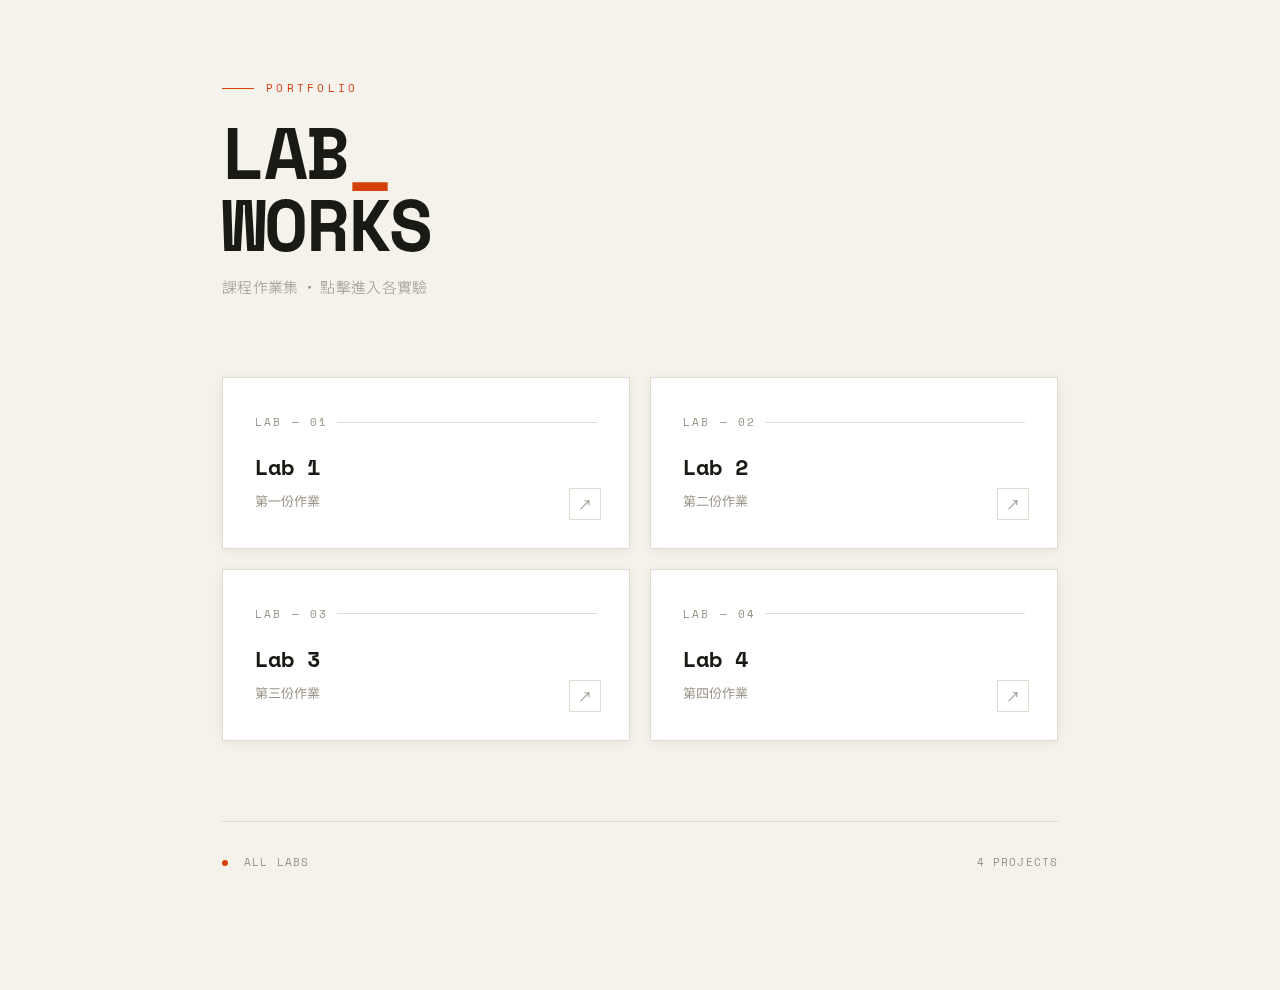
<file: index.html>
<!DOCTYPE html>
<html lang="zh-TW">
<head>
<meta charset="UTF-8">
<meta name="viewport" content="width=device-width, initial-scale=1.0">
<title>作業首頁</title>
<link href="https://fonts.googleapis.com/css2?family=Space+Mono:wght@400;700&family=Noto+Sans+TC:wght@300;400;700&display=swap" rel="stylesheet">
<style>
  *, *::before, *::after { box-sizing: border-box; margin: 0; padding: 0; }

  :root {
    --bg: #f5f2ec;
    --surface: #ffffff;
    --accent: #d4420a;
    --accent2: #0a7ad4;
    --text: #1a1a14;
    --muted: #9a9486;
    --border: #e0dbd0;
  }

  body {
    background: var(--bg);
    color: var(--text);
    font-family: 'Noto Sans TC', sans-serif;
    min-height: 100vh;
    overflow-x: hidden;
  }

  /* Background grid */
  body::before {
    content: '';
    position: fixed;
    inset: 0;
    background-image:
      linear-gradient(rgba(255,255,255,0.02) 1px, transparent 1px),
      linear-gradient(90deg, rgba(255,255,255,0.02) 1px, transparent 1px);
    background-size: 60px 60px;
    pointer-events: none;
    z-index: 0;
  }

  .container {
    max-width: 900px;
    margin: 0 auto;
    padding: 80px 32px 120px;
    position: relative;
    z-index: 1;
  }

  /* Header */
  .header {
    margin-bottom: 80px;
    animation: fadeUp 0.8s ease both;
  }

  .label {
    font-family: 'Space Mono', monospace;
    font-size: 11px;
    letter-spacing: 0.3em;
    color: var(--accent);
    text-transform: uppercase;
    margin-bottom: 20px;
    display: flex;
    align-items: center;
    gap: 12px;
  }

  .label::before {
    content: '';
    display: inline-block;
    width: 32px;
    height: 1px;
    background: var(--accent);
  }

  h1 {
    font-family: 'Space Mono', monospace;
    font-size: clamp(36px, 8vw, 72px);
    font-weight: 700;
    line-height: 1;
    letter-spacing: -0.03em;
    color: var(--text);
  }

  h1 span {
    color: var(--accent);
  }

  .subtitle {
    margin-top: 16px;
    font-size: 15px;
    color: var(--muted);
    font-weight: 300;
    letter-spacing: 0.02em;
  }

  /* Lab grid */
  .labs {
    display: grid;
    grid-template-columns: repeat(2, 1fr);
    gap: 20px;
  }

  @media (max-width: 560px) {
    .labs { grid-template-columns: 1fr; }
  }

  .lab-card {
    display: block;
    text-decoration: none;
    color: inherit;
    background: var(--surface);
    border: 1px solid var(--border);
    padding: 36px 32px;
    position: relative;
    overflow: hidden;
    box-shadow: 0 2px 12px rgba(0,0,0,0.06);
    transition: border-color 0.3s, transform 0.3s, box-shadow 0.3s;
    animation: fadeUp 0.8s ease both;
  }

  .lab-card:nth-child(1) { animation-delay: 0.1s; }
  .lab-card:nth-child(2) { animation-delay: 0.2s; }
  .lab-card:nth-child(3) { animation-delay: 0.3s; }
  .lab-card:nth-child(4) { animation-delay: 0.4s; }

  .lab-card::before {
    content: '';
    position: absolute;
    inset: 0;
    background: linear-gradient(135deg, rgba(212,66,10,0.06) 0%, transparent 60%);
    opacity: 0;
    transition: opacity 0.3s;
  }

  .lab-card::after {
    content: '';
    position: absolute;
    bottom: 0; left: 0; right: 0;
    height: 2px;
    background: var(--accent);
    transform: scaleX(0);
    transform-origin: left;
    transition: transform 0.4s ease;
  }

  .lab-card:hover {
    border-color: rgba(212,66,10,0.3);
    transform: translateY(-4px);
    box-shadow: 0 12px 32px rgba(0,0,0,0.1);
  }

  .lab-card:hover::before { opacity: 1; }
  .lab-card:hover::after { transform: scaleX(1); }

  .card-num {
    font-family: 'Space Mono', monospace;
    font-size: 11px;
    letter-spacing: 0.2em;
    color: var(--muted);
    margin-bottom: 20px;
    display: flex;
    align-items: center;
    gap: 8px;
  }

  .card-num::after {
    content: '';
    flex: 1;
    height: 1px;
    background: var(--border);
  }

  .card-title {
    font-family: 'Space Mono', monospace;
    font-size: 22px;
    font-weight: 700;
    color: var(--text);
    margin-bottom: 8px;
    transition: color 0.3s;
  }

  .lab-card:hover .card-title {
    color: var(--accent);
  }

  .card-desc {
    font-size: 13px;
    color: var(--muted);
    line-height: 1.6;
  }

  .card-arrow {
    position: absolute;
    bottom: 28px;
    right: 28px;
    width: 32px;
    height: 32px;
    border: 1px solid var(--border);
    display: flex;
    align-items: center;
    justify-content: center;
    font-size: 14px;
    color: var(--muted);
    transition: background 0.3s, border-color 0.3s, color 0.3s, transform 0.3s;
  }

  .lab-card:hover .card-arrow {
    background: var(--accent);
    border-color: var(--accent);
    color: var(--surface);
    transform: translate(2px, -2px);
  }

  /* Footer */
  .footer {
    margin-top: 80px;
    padding-top: 32px;
    border-top: 1px solid var(--border);
    display: flex;
    justify-content: space-between;
    align-items: center;
    font-family: 'Space Mono', monospace;
    font-size: 11px;
    color: var(--muted);
    letter-spacing: 0.1em;
    animation: fadeUp 0.8s 0.5s ease both;
  }

  .dot {
    width: 6px; height: 6px;
    background: var(--accent);
    border-radius: 50%;
    display: inline-block;
    animation: pulse 2s infinite;
  }

  @keyframes pulse {
    0%, 100% { opacity: 1; }
    50% { opacity: 0.3; }
  }

  @keyframes fadeUp {
    from { opacity: 0; transform: translateY(24px); }
    to { opacity: 1; transform: translateY(0); }
  }
</style>
</head>
<body>
<div class="container">

  <header class="header">
    <div class="label">Portfolio</div>
    <h1>LAB<span>_</span><br>WORKS</h1>
    <p class="subtitle">課程作業集 · 點擊進入各實驗</p>
  </header>

  <div class="labs">
    <a href="lab1/index.html" class="lab-card">
      <div class="card-num">LAB — 01</div>
      <div class="card-title">Lab 1</div>
      <div class="card-desc">第一份作業</div>
      <div class="card-arrow">↗</div>
    </a>

    <a href="lab2/index.html" class="lab-card">
      <div class="card-num">LAB — 02</div>
      <div class="card-title">Lab 2</div>
      <div class="card-desc">第二份作業</div>
      <div class="card-arrow">↗</div>
    </a>

    <a href="lab3/index.html" class="lab-card">
      <div class="card-num">LAB — 03</div>
      <div class="card-title">Lab 3</div>
      <div class="card-desc">第三份作業</div>
      <div class="card-arrow">↗</div>
    </a>

    <a href="lab4/index.html" class="lab-card">
      <div class="card-num">LAB — 04</div>
      <div class="card-title">Lab 4</div>
      <div class="card-desc">第四份作業</div>
      <div class="card-arrow">↗</div>
    </a>
  </div>

  <footer class="footer">
    <span><span class="dot"></span> &nbsp;ALL LABS</span>
    <span>4 PROJECTS</span>
  </footer>

</div>
</body>
</html>
</file>
